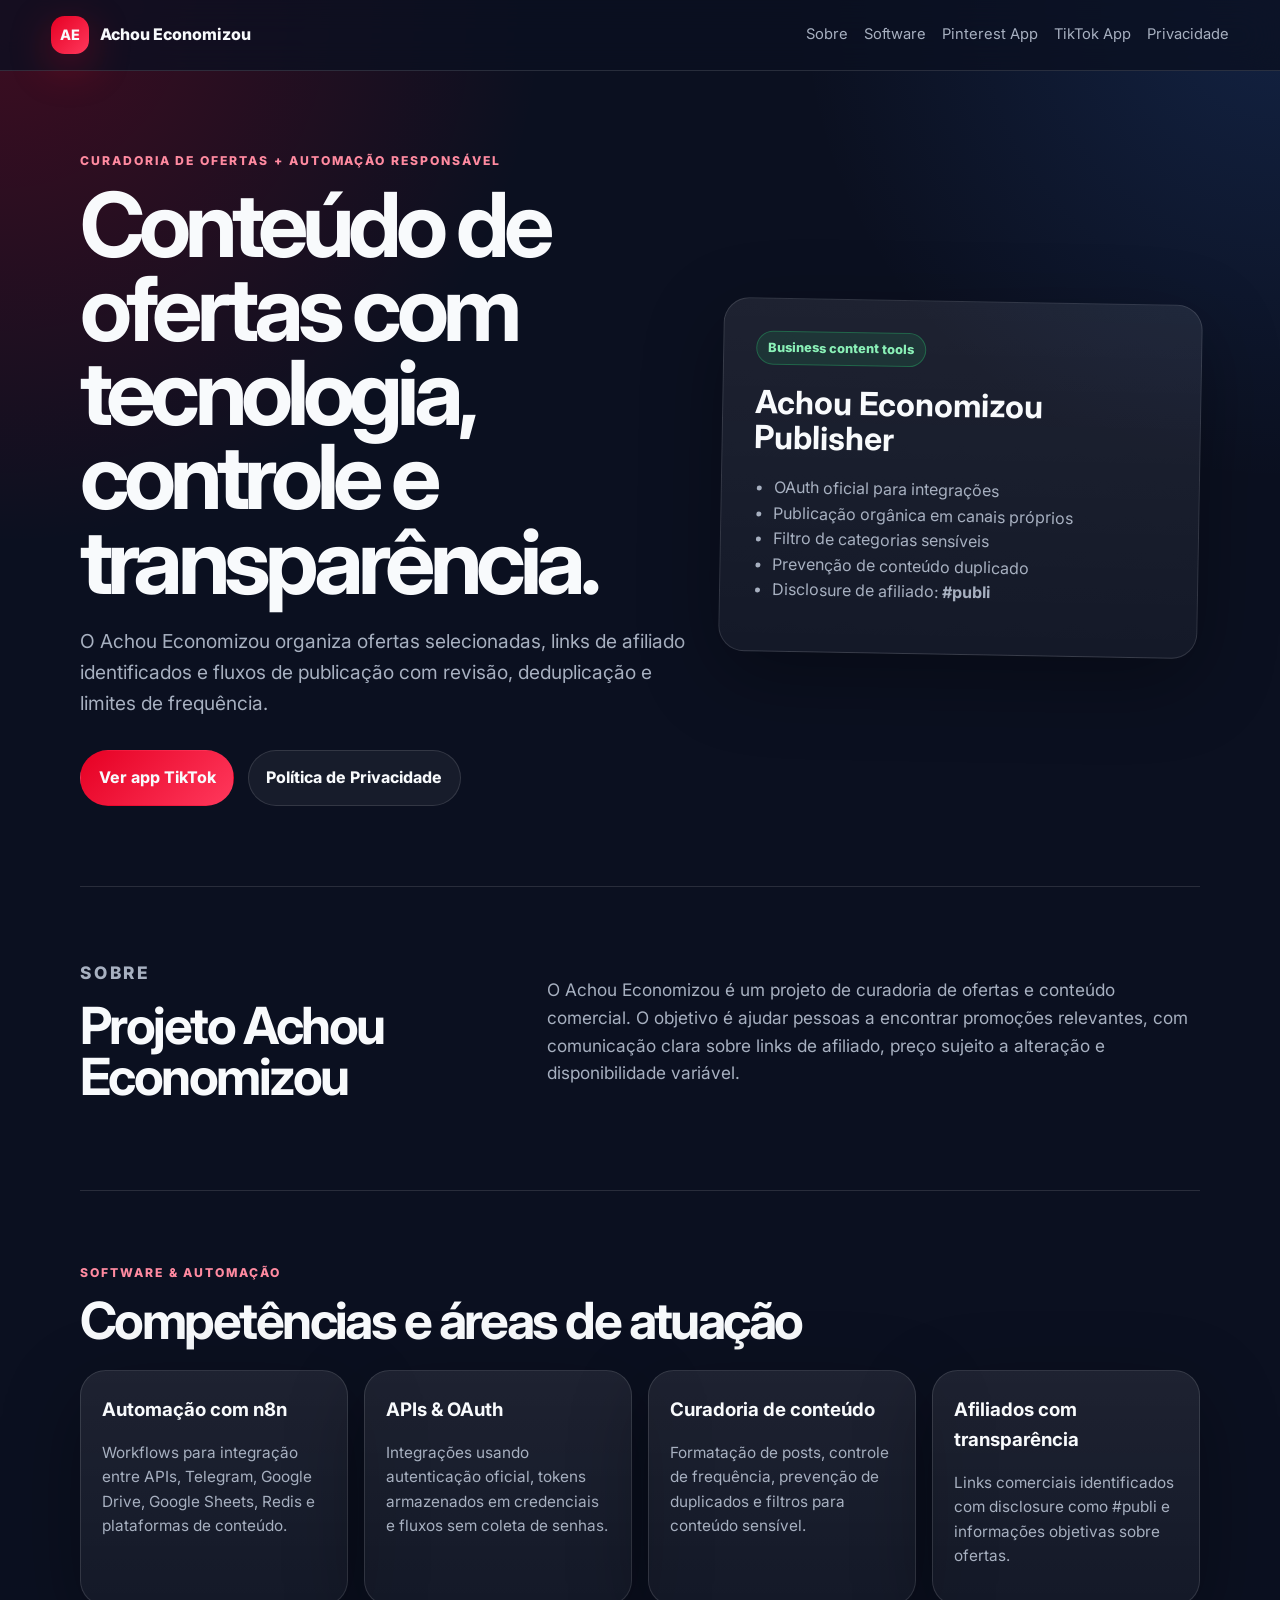
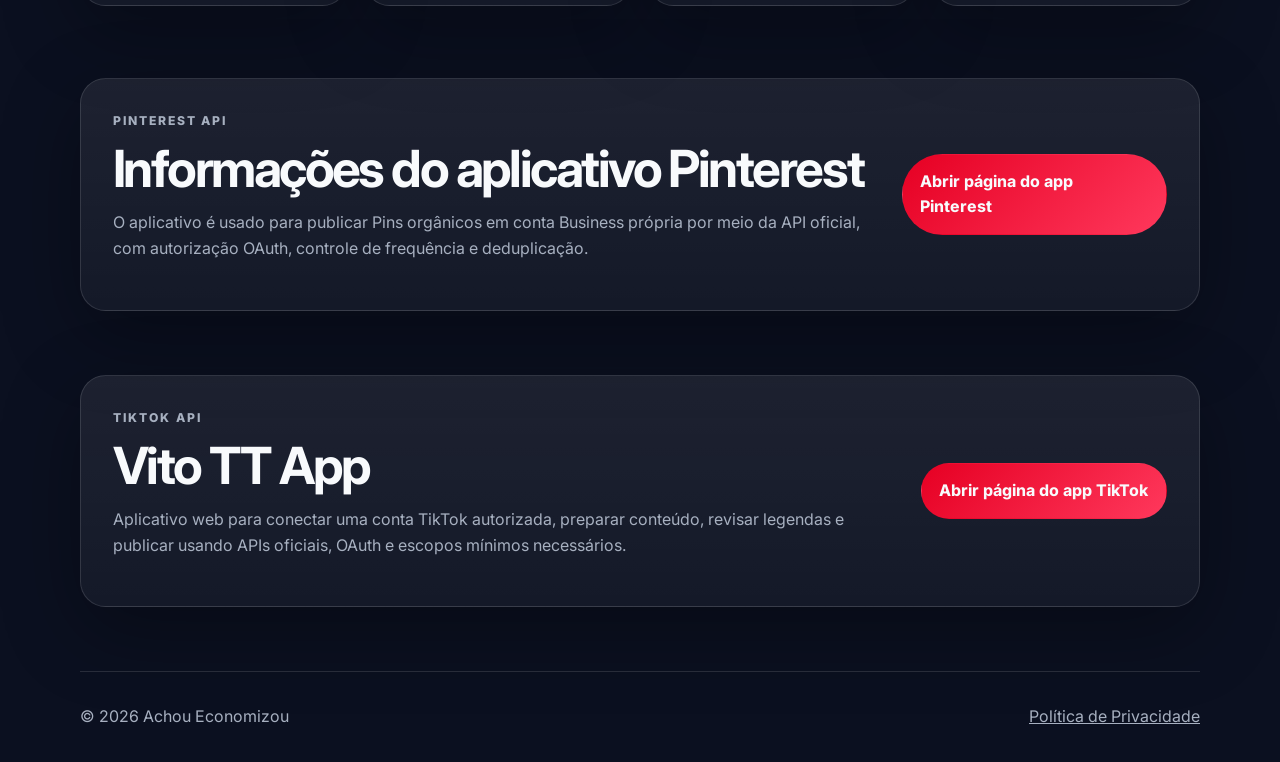
<file: index.html>
<!doctype html>
<html lang="pt-BR">
<head>
  <meta charset="utf-8" />
  <meta name="viewport" content="width=device-width, initial-scale=1" />
  <title>Achou Economizou | Automação, Afiliados e Software</title>
  <meta name="description" content="Site oficial do Achou Economizou, projeto de curadoria de ofertas, automações de conteúdo e desenvolvimento de software." />
  <meta property="og:title" content="Achou Economizou" />
  <meta property="og:description" content="Curadoria de ofertas, automações responsáveis e desenvolvimento de software." />
  <meta name="theme-color" content="#111827" />
  <link rel="preconnect" href="https://fonts.googleapis.com">
  <link rel="preconnect" href="https://fonts.gstatic.com" crossorigin>
  <link href="https://fonts.googleapis.com/css2?family=Inter:wght@400;500;600;700;800&display=swap" rel="stylesheet">
  <link rel="stylesheet" href="./styles.css" />
</head>
<body>
  <header class="nav">
    <a class="brand" href="./" aria-label="Achou Economizou home">
      <span class="brand-mark">AE</span>
      <span>Achou Economizou</span>
    </a>
    <nav>
      <a href="#sobre">Sobre</a>
      <a href="#software">Software</a>
      <a href="./pinterest-app/">Pinterest App</a><a href="./vito-tt-app/">TikTok App</a>
      <a href="./privacy-policy/">Privacidade</a>
    </nav>
  </header>

  <main>
    <section class="hero">
      <div class="hero-copy">
        <p class="eyebrow">Curadoria de ofertas + automação responsável</p>
        <h1>Conteúdo de ofertas com tecnologia, controle e transparência.</h1>
        <p class="lead">O Achou Economizou organiza ofertas selecionadas, links de afiliado identificados e fluxos de publicação com revisão, deduplicação e limites de frequência.</p>
        <div class="actions">
          <a class="button primary" href="./vito-tt-app/">Ver app TikTok</a>
          <a class="button" href="./privacy-policy/">Política de Privacidade</a>
        </div>
      </div>
      <div class="hero-card" aria-label="Resumo do projeto">
        <div class="status-pill">Business content tools</div>
        <h2>Achou Economizou Publisher</h2>
        <ul>
          <li>OAuth oficial para integrações</li>
          <li>Publicação orgânica em canais próprios</li>
          <li>Filtro de categorias sensíveis</li>
          <li>Prevenção de conteúdo duplicado</li>
          <li>Disclosure de afiliado: <strong>#publi</strong></li>
        </ul>
      </div>
    </section>

    <section id="sobre" class="section grid-two">
      <div>
        <p class="eyebrow">Sobre</p>
        <h2>Projeto Achou Economizou</h2>
      </div>
      <p>O Achou Economizou é um projeto de curadoria de ofertas e conteúdo comercial. O objetivo é ajudar pessoas a encontrar promoções relevantes, com comunicação clara sobre links de afiliado, preço sujeito a alteração e disponibilidade variável.</p>
    </section>

    <section id="software" class="section">
      <p class="eyebrow">Software & automação</p>
      <h2>Competências e áreas de atuação</h2>
      <div class="cards">
        <article class="card"><h3>Automação com n8n</h3><p>Workflows para integração entre APIs, Telegram, Google Drive, Google Sheets, Redis e plataformas de conteúdo.</p></article>
        <article class="card"><h3>APIs & OAuth</h3><p>Integrações usando autenticação oficial, tokens armazenados em credenciais e fluxos sem coleta de senhas.</p></article>
        <article class="card"><h3>Curadoria de conteúdo</h3><p>Formatação de posts, controle de frequência, prevenção de duplicados e filtros para conteúdo sensível.</p></article>
        <article class="card"><h3>Afiliados com transparência</h3><p>Links comerciais identificados com disclosure como #publi e informações objetivas sobre ofertas.</p></article>
      </div>
    </section>

    <section class="section callout">
      <div>
        <p class="eyebrow">Pinterest API</p>
        <h2>Informações do aplicativo Pinterest</h2>
        <p>O aplicativo é usado para publicar Pins orgânicos em conta Business própria por meio da API oficial, com autorização OAuth, controle de frequência e deduplicação.</p>
      </div>
      <a class="button primary" href="./pinterest-app/">Abrir página do app Pinterest</a>
    </section>

    <section class="section callout">
      <div>
        <p class="eyebrow">TikTok API</p>
        <h2>Vito TT App</h2>
        <p>Aplicativo web para conectar uma conta TikTok autorizada, preparar conteúdo, revisar legendas e publicar usando APIs oficiais, OAuth e escopos mínimos necessários.</p>
      </div>
      <a class="button primary" href="./vito-tt-app/">Abrir página do app TikTok</a>
    </section>
  </main>

  <footer>
    <span>© <span id="year"></span> Achou Economizou</span>
    <a href="./privacy-policy/">Política de Privacidade</a>
  </footer>
  <script>document.getElementById('year').textContent = new Date().getFullYear();</script>
</body>
</html>
</file>
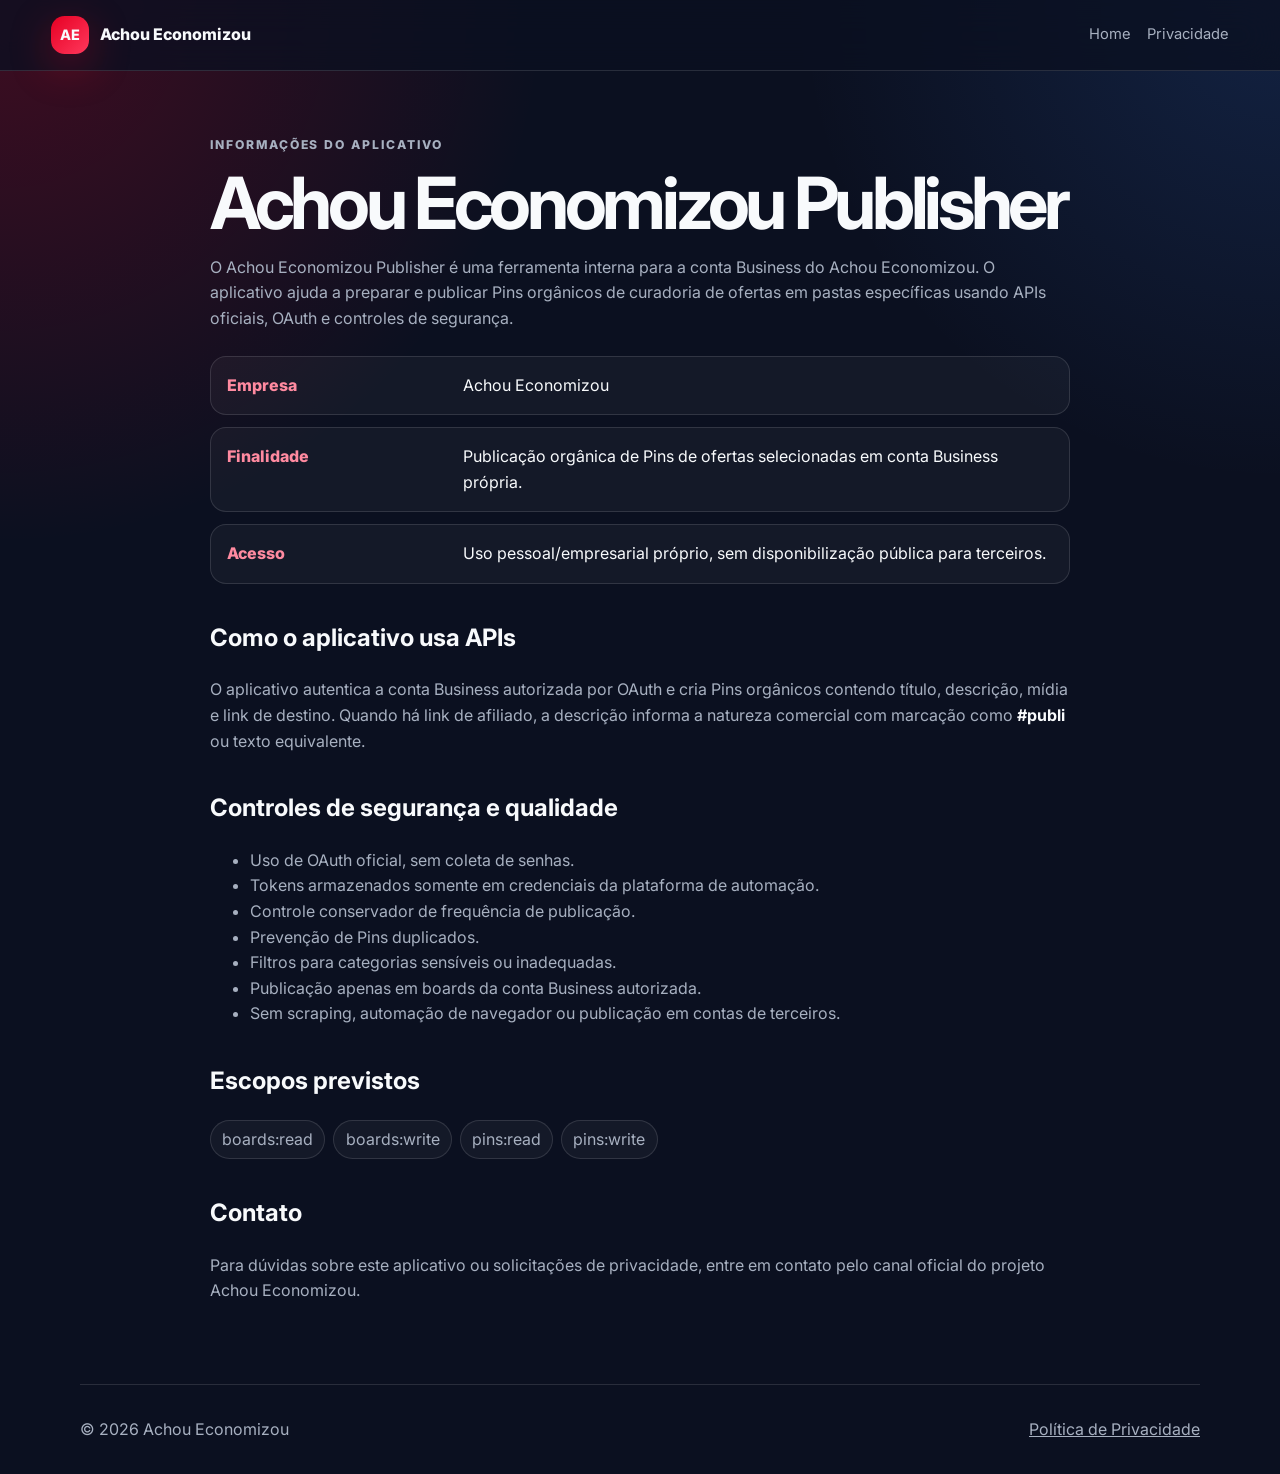
<file: pinterest-app/index.html>
<!doctype html>
<html lang="pt-BR">
<head>
  <meta charset="utf-8" />
  <meta name="viewport" content="width=device-width, initial-scale=1" />
  <title>Aplicativo Achou Economizou Publisher</title>
  <meta name="description" content="Informações do aplicativo Achou Economizou Publisher para integrações oficiais com APIs de conteúdo." />
  <link rel="preconnect" href="https://fonts.googleapis.com"><link rel="preconnect" href="https://fonts.gstatic.com" crossorigin>
  <link href="https://fonts.googleapis.com/css2?family=Inter:wght@400;500;600;700;800&display=swap" rel="stylesheet">
  <link rel="stylesheet" href="../styles.css" />
</head>
<body>
  <header class="nav"><a class="brand" href="../"><span class="brand-mark">AE</span><span>Achou Economizou</span></a><nav><a href="../">Home</a><a href="../privacy-policy/">Privacidade</a></nav></header>
  <main class="page prose">
    <p class="eyebrow">Informações do aplicativo</p>
    <h1>Achou Economizou Publisher</h1>
    <p>O Achou Economizou Publisher é uma ferramenta interna para a conta Business do Achou Economizou. O aplicativo ajuda a preparar e publicar Pins orgânicos de curadoria de ofertas em pastas específicas usando APIs oficiais, OAuth e controles de segurança.</p>

    <div class="info-list">
      <div class="info-row"><span>Empresa</span><div>Achou Economizou</div></div>
      
      <div class="info-row"><span>Finalidade</span><div>Publicação orgânica de Pins de ofertas selecionadas em conta Business própria.</div></div>
      <div class="info-row"><span>Acesso</span><div>Uso pessoal/empresarial próprio, sem disponibilização pública para terceiros.</div></div>
    </div>

    <h2>Como o aplicativo usa APIs</h2>
    <p>O aplicativo autentica a conta Business autorizada por OAuth e cria Pins orgânicos contendo título, descrição, mídia e link de destino. Quando há link de afiliado, a descrição informa a natureza comercial com marcação como <strong>#publi</strong> ou texto equivalente.</p>

    <h2>Controles de segurança e qualidade</h2>
    <ul>
      <li>Uso de OAuth oficial, sem coleta de senhas.</li>
      <li>Tokens armazenados somente em credenciais da plataforma de automação.</li>
      <li>Controle conservador de frequência de publicação.</li>
      <li>Prevenção de Pins duplicados.</li>
      <li>Filtros para categorias sensíveis ou inadequadas.</li>
      <li>Publicação apenas em boards da conta Business autorizada.</li>
      <li>Sem scraping, automação de navegador ou publicação em contas de terceiros.</li>
    </ul>

    <h2>Escopos previstos</h2>
    <div class="badge-list"><span class="badge">boards:read</span><span class="badge">boards:write</span><span class="badge">pins:read</span><span class="badge">pins:write</span></div>

    <h2>Contato</h2>
    <p>Para dúvidas sobre este aplicativo ou solicitações de privacidade, entre em contato pelo canal oficial do projeto Achou Economizou.</p>
  </main>
  <footer><span>© <span id="year"></span> Achou Economizou</span><a href="../privacy-policy/">Política de Privacidade</a></footer>
  <script>document.getElementById('year').textContent = new Date().getFullYear();</script>
</body>
</html>
</file>
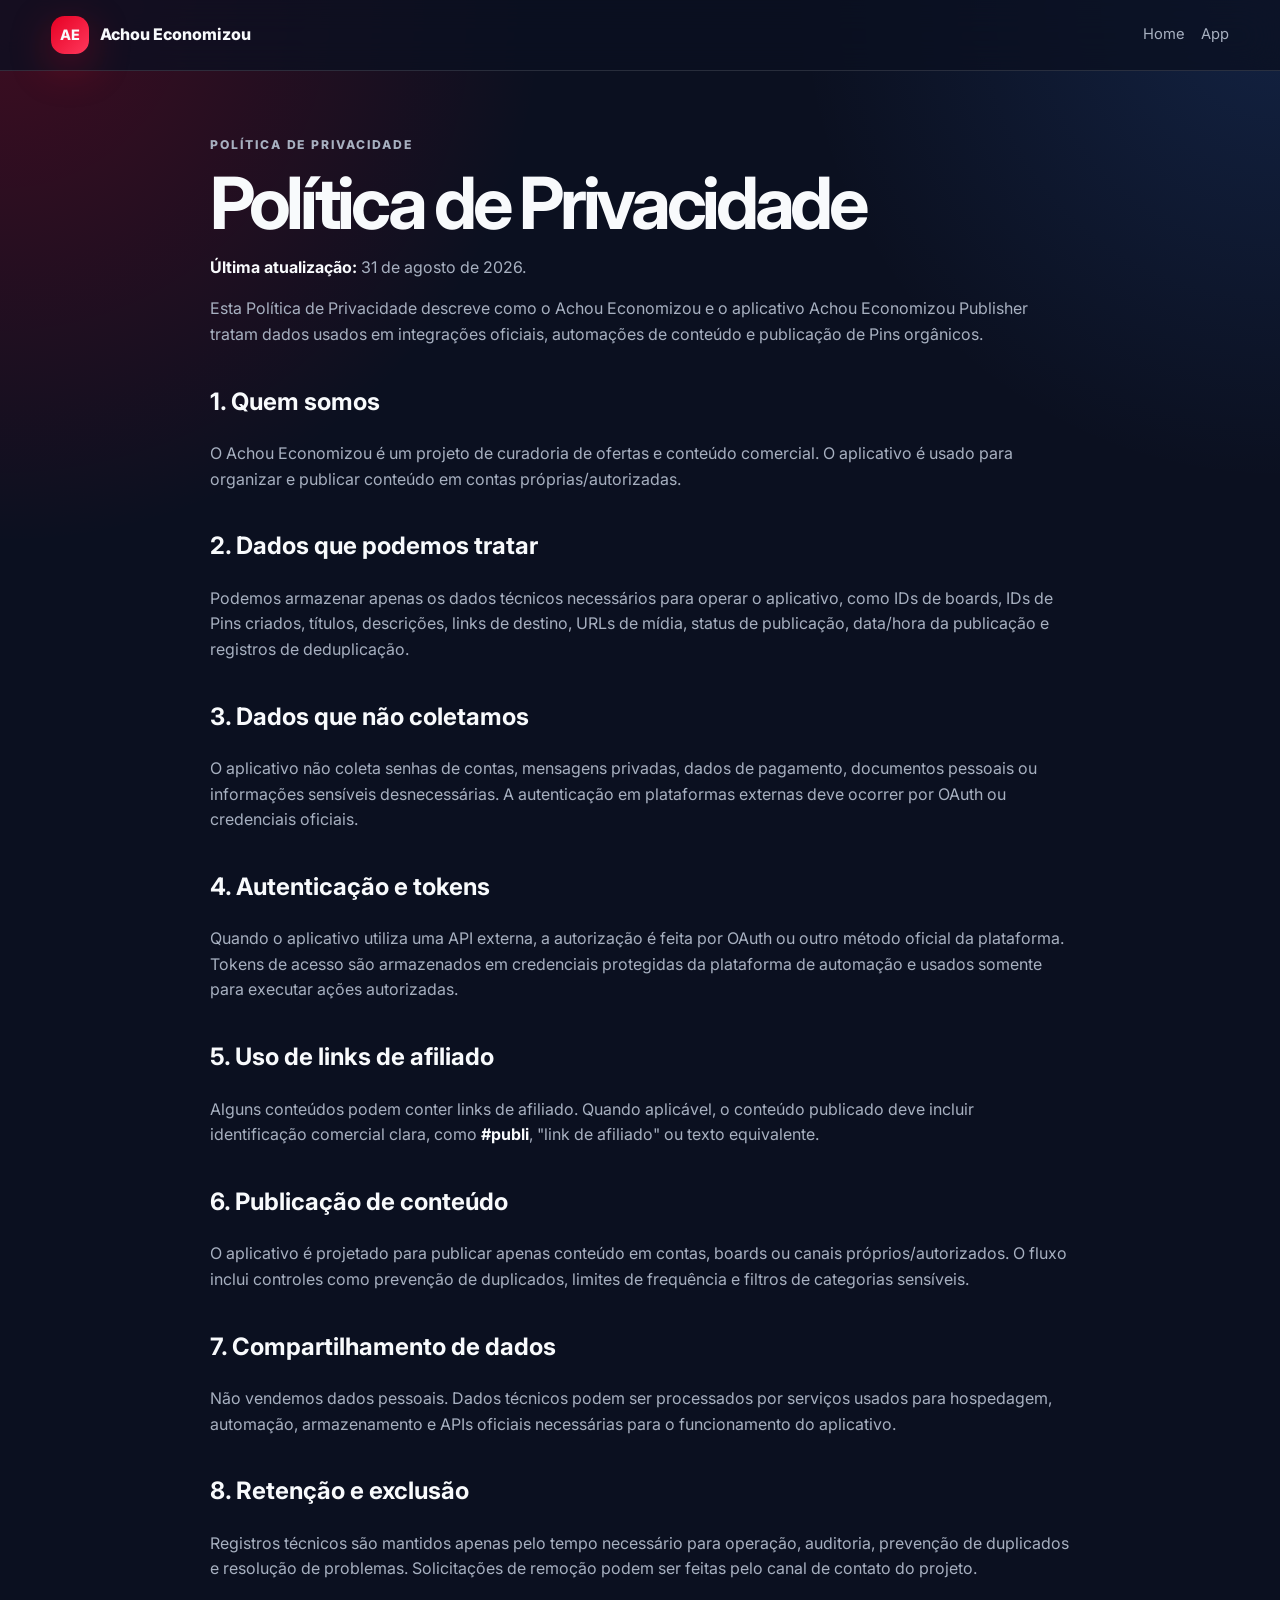
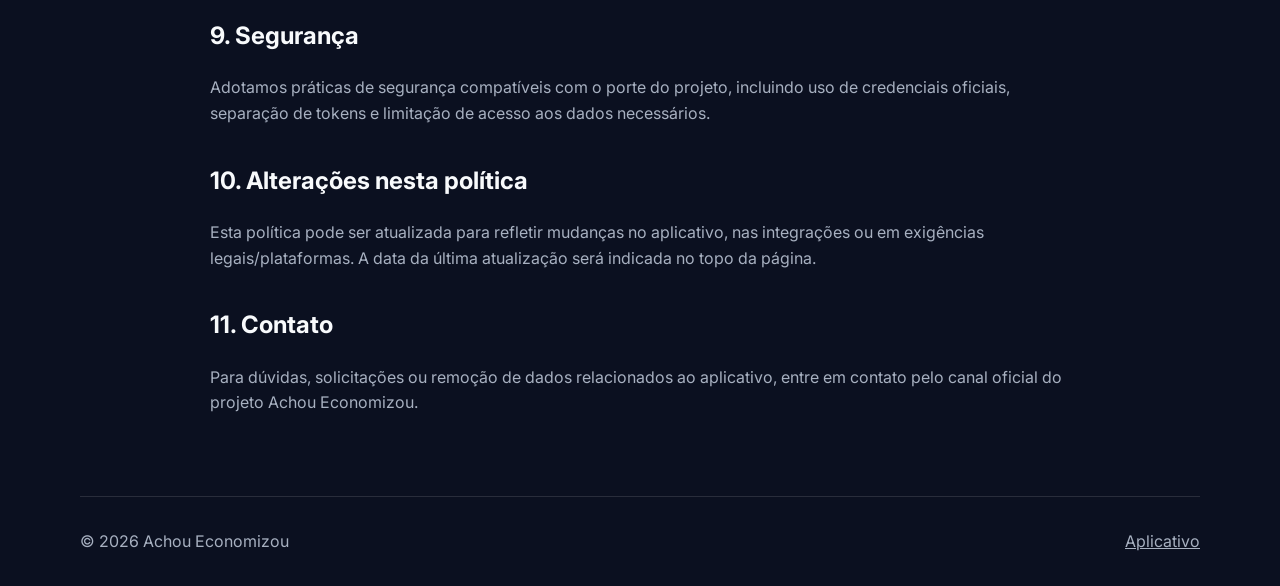
<file: privacy-policy/index.html>
<!doctype html>
<html lang="pt-BR">
<head>
  <meta charset="utf-8" />
  <meta name="viewport" content="width=device-width, initial-scale=1" />
  <title>Política de Privacidade | Achou Economizou</title>
  <meta name="description" content="Política de Privacidade do Achou Economizou e do aplicativo Achou Economizou Publisher." />
  <link rel="preconnect" href="https://fonts.googleapis.com"><link rel="preconnect" href="https://fonts.gstatic.com" crossorigin>
  <link href="https://fonts.googleapis.com/css2?family=Inter:wght@400;500;600;700;800&display=swap" rel="stylesheet">
  <link rel="stylesheet" href="../styles.css" />
</head>
<body>
  <header class="nav"><a class="brand" href="../"><span class="brand-mark">AE</span><span>Achou Economizou</span></a><nav><a href="../">Home</a><a href="../pinterest-app/">App</a></nav></header>
  <main class="page prose">
    <p class="eyebrow">Política de Privacidade</p>
    <h1>Política de Privacidade</h1>
    <p><strong>Última atualização:</strong> 31 de agosto de 2026.</p>
    <p>Esta Política de Privacidade descreve como o Achou Economizou e o aplicativo Achou Economizou Publisher tratam dados usados em integrações oficiais, automações de conteúdo e publicação de Pins orgânicos.</p>

    <h2>1. Quem somos</h2>
    <p>O Achou Economizou é um projeto de curadoria de ofertas e conteúdo comercial. O aplicativo é usado para organizar e publicar conteúdo em contas próprias/autorizadas.</p>

    <h2>2. Dados que podemos tratar</h2>
    <p>Podemos armazenar apenas os dados técnicos necessários para operar o aplicativo, como IDs de boards, IDs de Pins criados, títulos, descrições, links de destino, URLs de mídia, status de publicação, data/hora da publicação e registros de deduplicação.</p>

    <h2>3. Dados que não coletamos</h2>
    <p>O aplicativo não coleta senhas de contas, mensagens privadas, dados de pagamento, documentos pessoais ou informações sensíveis desnecessárias. A autenticação em plataformas externas deve ocorrer por OAuth ou credenciais oficiais.</p>

    <h2>4. Autenticação e tokens</h2>
    <p>Quando o aplicativo utiliza uma API externa, a autorização é feita por OAuth ou outro método oficial da plataforma. Tokens de acesso são armazenados em credenciais protegidas da plataforma de automação e usados somente para executar ações autorizadas.</p>

    <h2>5. Uso de links de afiliado</h2>
    <p>Alguns conteúdos podem conter links de afiliado. Quando aplicável, o conteúdo publicado deve incluir identificação comercial clara, como <strong>#publi</strong>, "link de afiliado" ou texto equivalente.</p>

    <h2>6. Publicação de conteúdo</h2>
    <p>O aplicativo é projetado para publicar apenas conteúdo em contas, boards ou canais próprios/autorizados. O fluxo inclui controles como prevenção de duplicados, limites de frequência e filtros de categorias sensíveis.</p>

    <h2>7. Compartilhamento de dados</h2>
    <p>Não vendemos dados pessoais. Dados técnicos podem ser processados por serviços usados para hospedagem, automação, armazenamento e APIs oficiais necessárias para o funcionamento do aplicativo.</p>

    <h2>8. Retenção e exclusão</h2>
    <p>Registros técnicos são mantidos apenas pelo tempo necessário para operação, auditoria, prevenção de duplicados e resolução de problemas. Solicitações de remoção podem ser feitas pelo canal de contato do projeto.</p>

    <h2>9. Segurança</h2>
    <p>Adotamos práticas de segurança compatíveis com o porte do projeto, incluindo uso de credenciais oficiais, separação de tokens e limitação de acesso aos dados necessários.</p>

    <h2>10. Alterações nesta política</h2>
    <p>Esta política pode ser atualizada para refletir mudanças no aplicativo, nas integrações ou em exigências legais/plataformas. A data da última atualização será indicada no topo da página.</p>

    <h2>11. Contato</h2>
    <p>Para dúvidas, solicitações ou remoção de dados relacionados ao aplicativo, entre em contato pelo canal oficial do projeto Achou Economizou.</p>
  </main>
  <footer><span>© <span id="year"></span> Achou Economizou</span><a href="../pinterest-app/">Aplicativo</a></footer>
  <script>document.getElementById('year').textContent = new Date().getFullYear();</script>
</body>
</html>
</file>
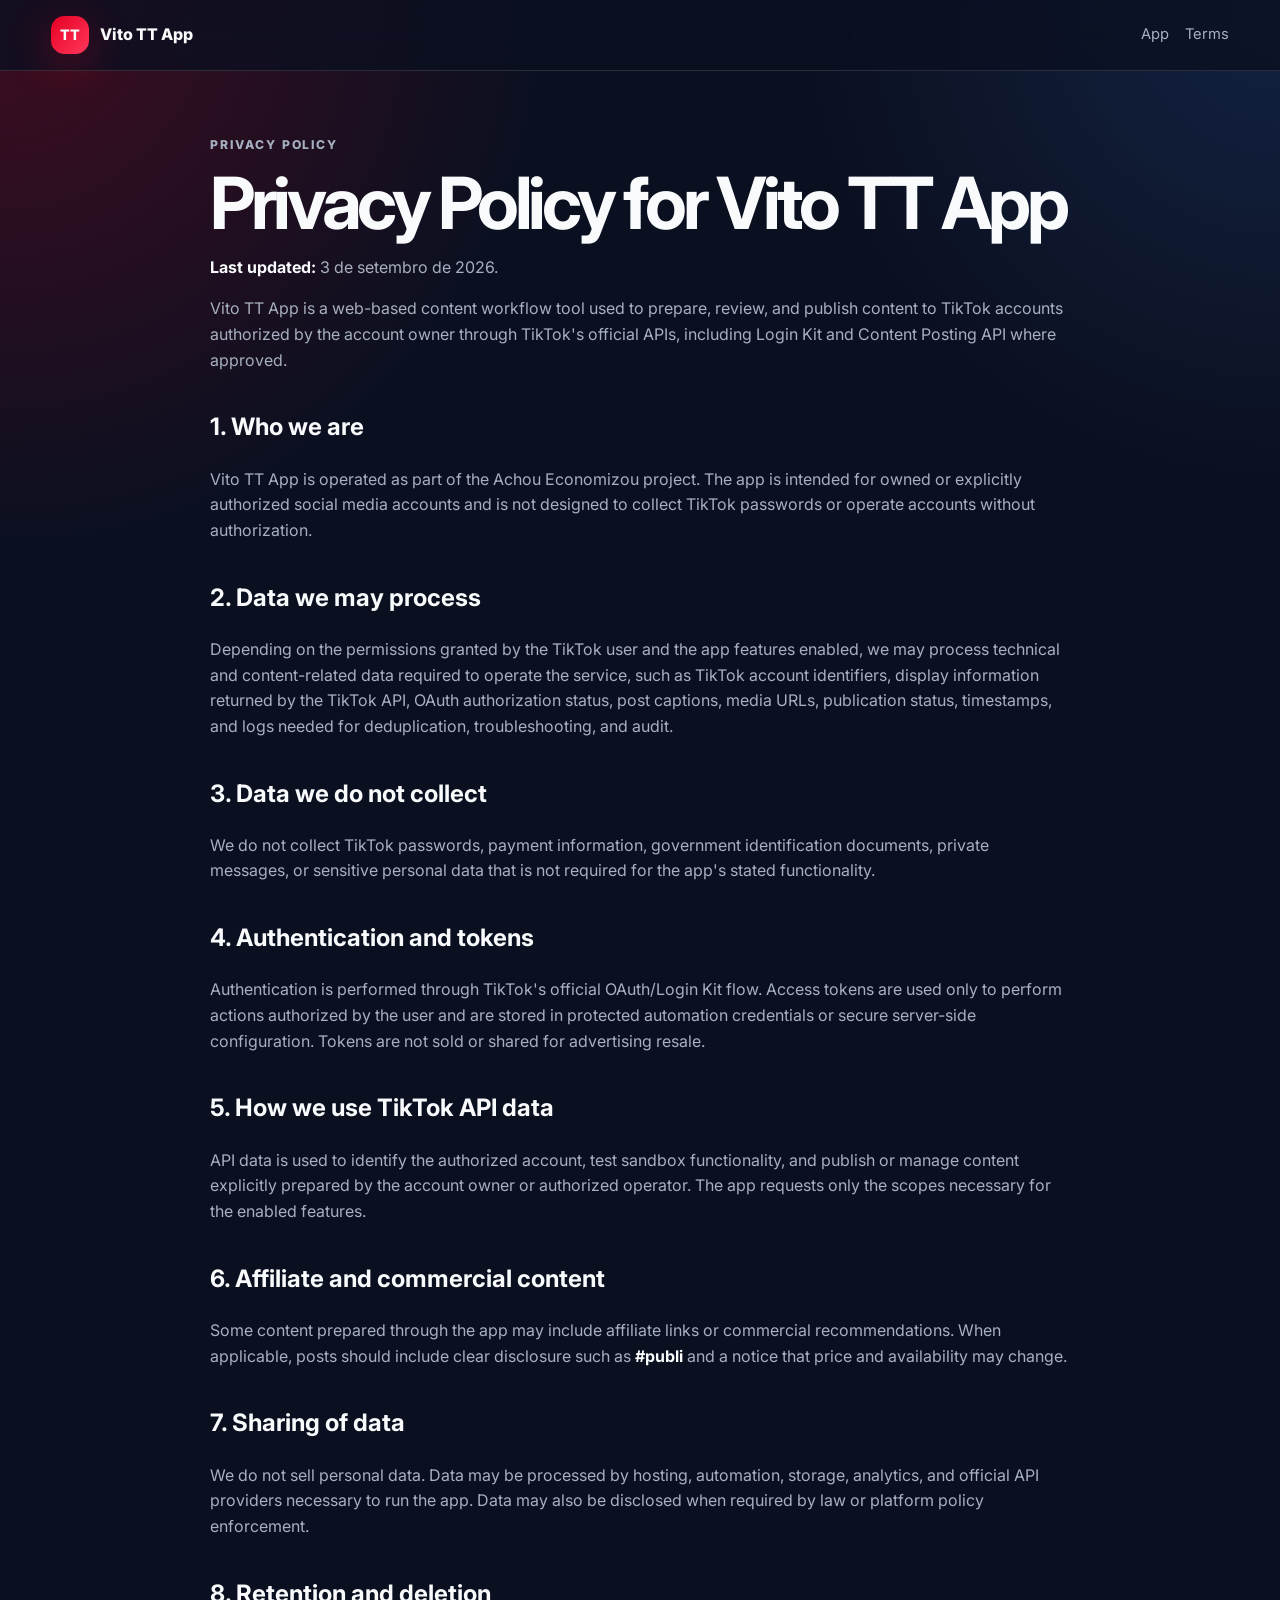
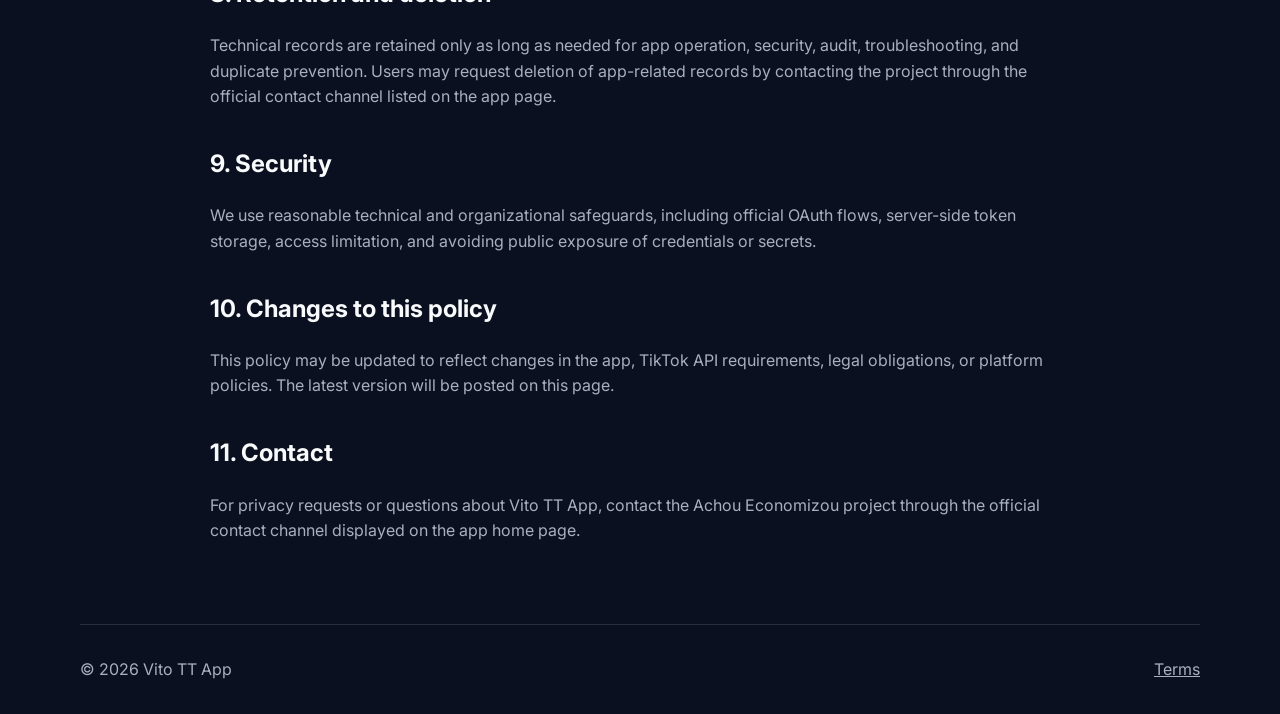
<file: privacy/index.html>
<!doctype html>
<html lang="pt-BR">
<head>
  <meta charset="utf-8" />
  <meta name="viewport" content="width=device-width, initial-scale=1" />
  <title>Privacy Policy | Vito TT App</title>
  <meta name="description" content="Privacy Policy for Vito TT App, a web app for preparing and publishing owned TikTok content using official TikTok APIs." />
  <link rel="preconnect" href="https://fonts.googleapis.com"><link rel="preconnect" href="https://fonts.gstatic.com" crossorigin>
  <link href="https://fonts.googleapis.com/css2?family=Inter:wght@400;500;600;700;800&display=swap" rel="stylesheet">
  <link rel="stylesheet" href="../styles.css" />
</head>
<body>
  <header class="nav"><a class="brand" href="../"><span class="brand-mark">TT</span><span>Vito TT App</span></a><nav><a href="../vito-tt-app/">App</a><a href="../terms/">Terms</a></nav></header>
  <main class="page prose">
    <p class="eyebrow">Privacy Policy</p>
    <h1>Privacy Policy for Vito TT App</h1>
    <p><strong>Last updated:</strong> 3 de setembro de 2026.</p>
    <p>Vito TT App is a web-based content workflow tool used to prepare, review, and publish content to TikTok accounts authorized by the account owner through TikTok's official APIs, including Login Kit and Content Posting API where approved.</p>

    <h2>1. Who we are</h2>
    <p>Vito TT App is operated as part of the Achou Economizou project. The app is intended for owned or explicitly authorized social media accounts and is not designed to collect TikTok passwords or operate accounts without authorization.</p>

    <h2>2. Data we may process</h2>
    <p>Depending on the permissions granted by the TikTok user and the app features enabled, we may process technical and content-related data required to operate the service, such as TikTok account identifiers, display information returned by the TikTok API, OAuth authorization status, post captions, media URLs, publication status, timestamps, and logs needed for deduplication, troubleshooting, and audit.</p>

    <h2>3. Data we do not collect</h2>
    <p>We do not collect TikTok passwords, payment information, government identification documents, private messages, or sensitive personal data that is not required for the app's stated functionality.</p>

    <h2>4. Authentication and tokens</h2>
    <p>Authentication is performed through TikTok's official OAuth/Login Kit flow. Access tokens are used only to perform actions authorized by the user and are stored in protected automation credentials or secure server-side configuration. Tokens are not sold or shared for advertising resale.</p>

    <h2>5. How we use TikTok API data</h2>
    <p>API data is used to identify the authorized account, test sandbox functionality, and publish or manage content explicitly prepared by the account owner or authorized operator. The app requests only the scopes necessary for the enabled features.</p>

    <h2>6. Affiliate and commercial content</h2>
    <p>Some content prepared through the app may include affiliate links or commercial recommendations. When applicable, posts should include clear disclosure such as <strong>#publi</strong> and a notice that price and availability may change.</p>

    <h2>7. Sharing of data</h2>
    <p>We do not sell personal data. Data may be processed by hosting, automation, storage, analytics, and official API providers necessary to run the app. Data may also be disclosed when required by law or platform policy enforcement.</p>

    <h2>8. Retention and deletion</h2>
    <p>Technical records are retained only as long as needed for app operation, security, audit, troubleshooting, and duplicate prevention. Users may request deletion of app-related records by contacting the project through the official contact channel listed on the app page.</p>

    <h2>9. Security</h2>
    <p>We use reasonable technical and organizational safeguards, including official OAuth flows, server-side token storage, access limitation, and avoiding public exposure of credentials or secrets.</p>

    <h2>10. Changes to this policy</h2>
    <p>This policy may be updated to reflect changes in the app, TikTok API requirements, legal obligations, or platform policies. The latest version will be posted on this page.</p>

    <h2>11. Contact</h2>
    <p>For privacy requests or questions about Vito TT App, contact the Achou Economizou project through the official contact channel displayed on the app home page.</p>
  </main>
  <footer><span>© <span id="year"></span> Vito TT App</span><a href="../terms/">Terms</a></footer>
  <script>document.getElementById('year').textContent = new Date().getFullYear();</script>
</body>
</html>
</file>
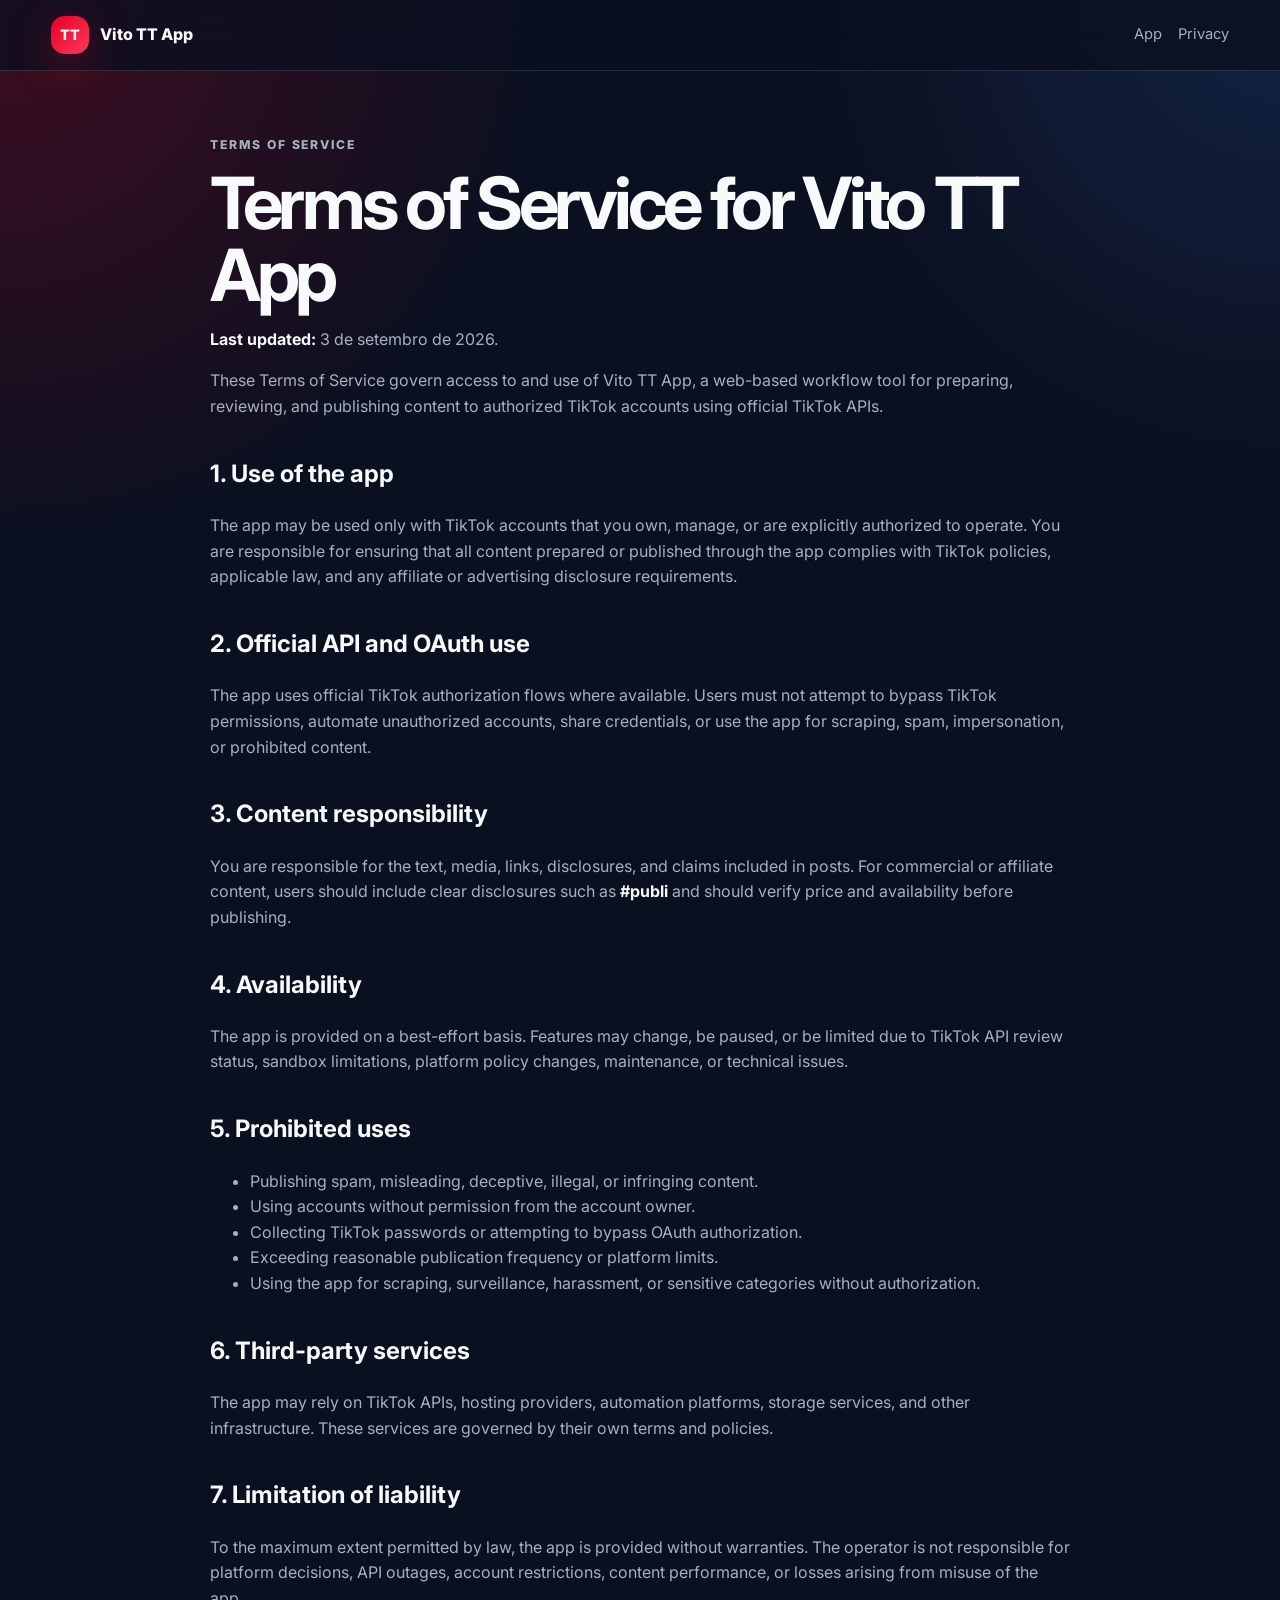
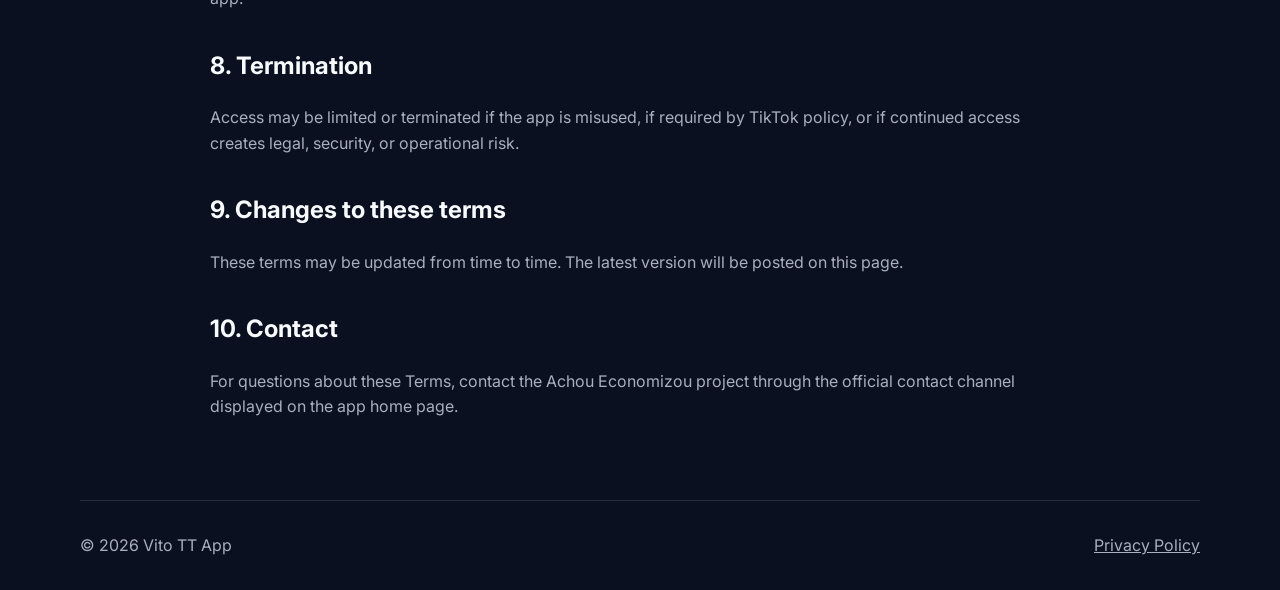
<file: terms/index.html>
<!doctype html>
<html lang="pt-BR">
<head>
  <meta charset="utf-8" />
  <meta name="viewport" content="width=device-width, initial-scale=1" />
  <title>Terms of Service | Vito TT App</title>
  <meta name="description" content="Terms of Service for Vito TT App, a web app for authorized TikTok content workflows." />
  <link rel="preconnect" href="https://fonts.googleapis.com"><link rel="preconnect" href="https://fonts.gstatic.com" crossorigin>
  <link href="https://fonts.googleapis.com/css2?family=Inter:wght@400;500;600;700;800&display=swap" rel="stylesheet">
  <link rel="stylesheet" href="../styles.css" />
</head>
<body>
  <header class="nav"><a class="brand" href="../"><span class="brand-mark">TT</span><span>Vito TT App</span></a><nav><a href="../vito-tt-app/">App</a><a href="../privacy/">Privacy</a></nav></header>
  <main class="page prose">
    <p class="eyebrow">Terms of Service</p>
    <h1>Terms of Service for Vito TT App</h1>
    <p><strong>Last updated:</strong> 3 de setembro de 2026.</p>
    <p>These Terms of Service govern access to and use of Vito TT App, a web-based workflow tool for preparing, reviewing, and publishing content to authorized TikTok accounts using official TikTok APIs.</p>

    <h2>1. Use of the app</h2>
    <p>The app may be used only with TikTok accounts that you own, manage, or are explicitly authorized to operate. You are responsible for ensuring that all content prepared or published through the app complies with TikTok policies, applicable law, and any affiliate or advertising disclosure requirements.</p>

    <h2>2. Official API and OAuth use</h2>
    <p>The app uses official TikTok authorization flows where available. Users must not attempt to bypass TikTok permissions, automate unauthorized accounts, share credentials, or use the app for scraping, spam, impersonation, or prohibited content.</p>

    <h2>3. Content responsibility</h2>
    <p>You are responsible for the text, media, links, disclosures, and claims included in posts. For commercial or affiliate content, users should include clear disclosures such as <strong>#publi</strong> and should verify price and availability before publishing.</p>

    <h2>4. Availability</h2>
    <p>The app is provided on a best-effort basis. Features may change, be paused, or be limited due to TikTok API review status, sandbox limitations, platform policy changes, maintenance, or technical issues.</p>

    <h2>5. Prohibited uses</h2>
    <ul>
      <li>Publishing spam, misleading, deceptive, illegal, or infringing content.</li>
      <li>Using accounts without permission from the account owner.</li>
      <li>Collecting TikTok passwords or attempting to bypass OAuth authorization.</li>
      <li>Exceeding reasonable publication frequency or platform limits.</li>
      <li>Using the app for scraping, surveillance, harassment, or sensitive categories without authorization.</li>
    </ul>

    <h2>6. Third-party services</h2>
    <p>The app may rely on TikTok APIs, hosting providers, automation platforms, storage services, and other infrastructure. These services are governed by their own terms and policies.</p>

    <h2>7. Limitation of liability</h2>
    <p>To the maximum extent permitted by law, the app is provided without warranties. The operator is not responsible for platform decisions, API outages, account restrictions, content performance, or losses arising from misuse of the app.</p>

    <h2>8. Termination</h2>
    <p>Access may be limited or terminated if the app is misused, if required by TikTok policy, or if continued access creates legal, security, or operational risk.</p>

    <h2>9. Changes to these terms</h2>
    <p>These terms may be updated from time to time. The latest version will be posted on this page.</p>

    <h2>10. Contact</h2>
    <p>For questions about these Terms, contact the Achou Economizou project through the official contact channel displayed on the app home page.</p>
  </main>
  <footer><span>© <span id="year"></span> Vito TT App</span><a href="../privacy/">Privacy Policy</a></footer>
  <script>document.getElementById('year').textContent = new Date().getFullYear();</script>
</body>
</html>
</file>
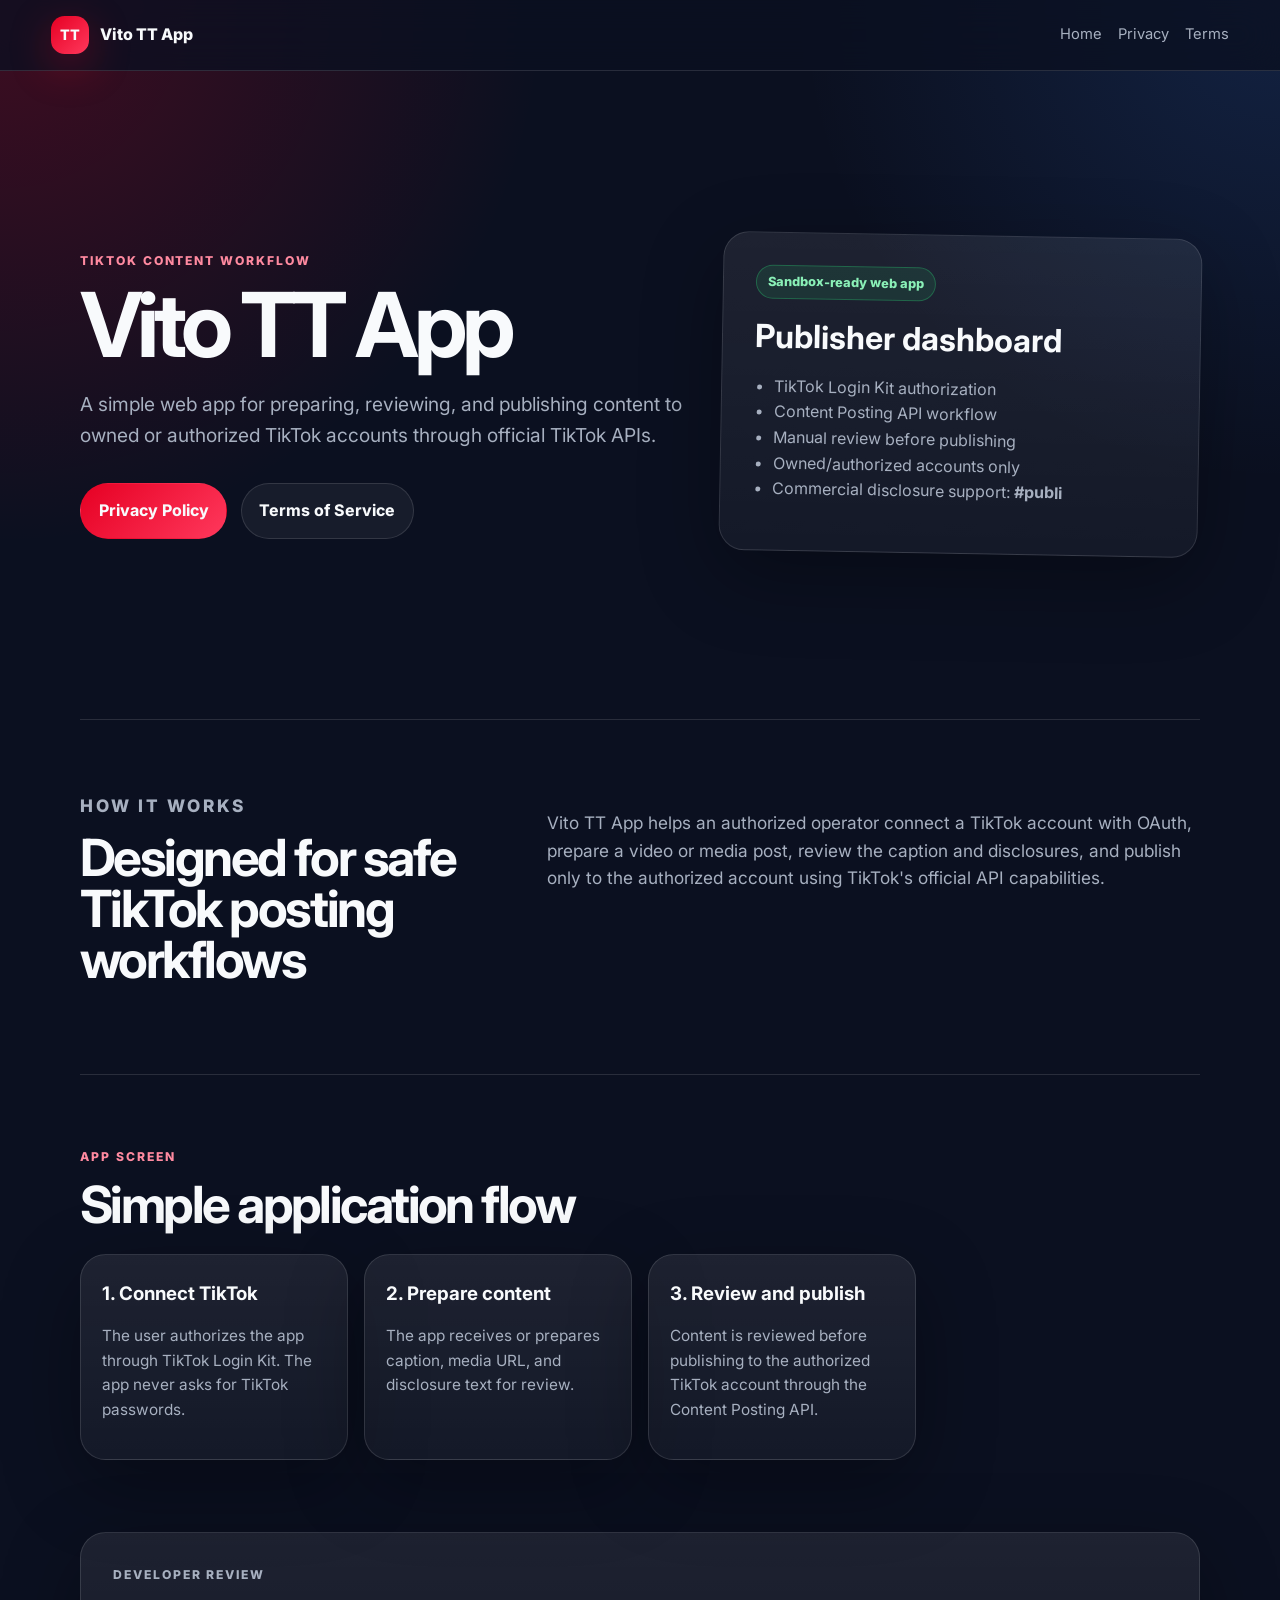
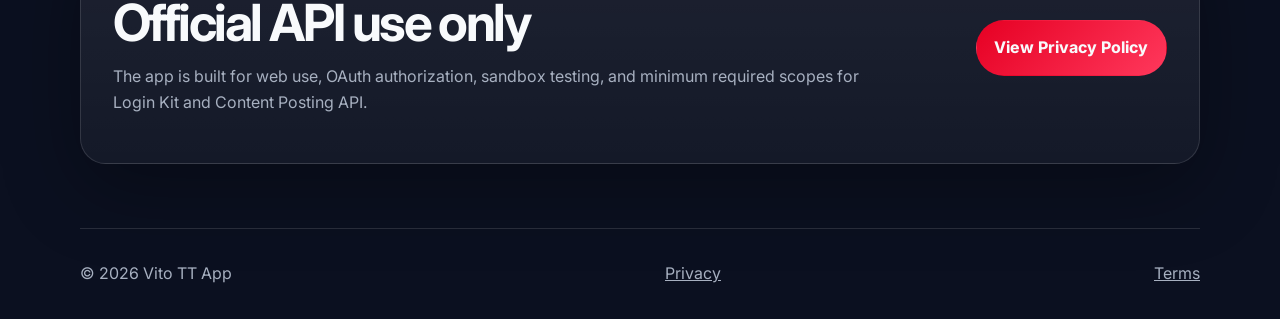
<file: vito-tt-app/index.html>
<!doctype html>
<html lang="pt-BR">
<head>
  <meta charset="utf-8" />
  <meta name="viewport" content="width=device-width, initial-scale=1" />
  <title>Vito TT App | TikTok Content Workflow</title>
  <meta name="description" content="Vito TT App prepares, reviews, and publishes owned TikTok content using official TikTok APIs and OAuth authorization." />
  <meta property="og:title" content="Vito TT App" />
  <meta property="og:description" content="Authorized TikTok content workflow for owned accounts, with review, disclosure, and posting controls." />
  <meta property="og:image" content="../assets/vito-tt-app-icon-1024.png" />
  <link rel="preconnect" href="https://fonts.googleapis.com"><link rel="preconnect" href="https://fonts.gstatic.com" crossorigin>
  <link href="https://fonts.googleapis.com/css2?family=Inter:wght@400;500;600;700;800&display=swap" rel="stylesheet">
  <link rel="stylesheet" href="../styles.css" />
</head>
<body>
  <header class="nav"><a class="brand" href="../"><span class="brand-mark">TT</span><span>Vito TT App</span></a><nav><a href="../">Home</a><a href="../privacy/">Privacy</a><a href="../terms/">Terms</a></nav></header>
  <main>
    <section class="hero">
      <div class="hero-copy">
        <p class="eyebrow">TikTok content workflow</p>
        <h1>Vito TT App</h1>
        <p class="lead">A simple web app for preparing, reviewing, and publishing content to owned or authorized TikTok accounts through official TikTok APIs.</p>
        <div class="actions">
          <a class="button primary" href="../privacy/">Privacy Policy</a>
          <a class="button" href="../terms/">Terms of Service</a>
        </div>
      </div>
      <div class="hero-card" aria-label="App preview">
        <div class="status-pill">Sandbox-ready web app</div>
        <h2>Publisher dashboard</h2>
        <ul>
          <li>TikTok Login Kit authorization</li>
          <li>Content Posting API workflow</li>
          <li>Manual review before publishing</li>
          <li>Owned/authorized accounts only</li>
          <li>Commercial disclosure support: <strong>#publi</strong></li>
        </ul>
      </div>
    </section>
    <section class="section grid-two">
      <div>
        <p class="eyebrow">How it works</p>
        <h2>Designed for safe TikTok posting workflows</h2>
      </div>
      <p>Vito TT App helps an authorized operator connect a TikTok account with OAuth, prepare a video or media post, review the caption and disclosures, and publish only to the authorized account using TikTok's official API capabilities.</p>
    </section>
    <section class="section">
      <p class="eyebrow">App screen</p>
      <h2>Simple application flow</h2>
      <div class="cards">
        <article class="card"><h3>1. Connect TikTok</h3><p>The user authorizes the app through TikTok Login Kit. The app never asks for TikTok passwords.</p></article>
        <article class="card"><h3>2. Prepare content</h3><p>The app receives or prepares caption, media URL, and disclosure text for review.</p></article>
        <article class="card"><h3>3. Review and publish</h3><p>Content is reviewed before publishing to the authorized TikTok account through the Content Posting API.</p></article>
      </div>
    </section>
    <section class="section callout">
      <div>
        <p class="eyebrow">Developer review</p>
        <h2>Official API use only</h2>
        <p>The app is built for web use, OAuth authorization, sandbox testing, and minimum required scopes for Login Kit and Content Posting API.</p>
      </div>
      <a class="button primary" href="../privacy/">View Privacy Policy</a>
    </section>
  </main>
  <footer><span>© <span id="year"></span> Vito TT App</span><a href="../privacy/">Privacy</a><a href="../terms/">Terms</a></footer>
  <script>document.getElementById('year').textContent = new Date().getFullYear();</script>
</body>
</html>
</file>
<file: styles.css>
:root{--bg:#0b1020;--panel:#111827;--panel2:#172033;--text:#f8fafc;--muted:#a7b0c0;--line:rgba(255,255,255,.12);--accent:#e60023;--accent2:#ff385c;--green:#28c76f;--shadow:0 24px 80px rgba(0,0,0,.32)}*{box-sizing:border-box}html{scroll-behavior:smooth}body{margin:0;font-family:Inter,system-ui,-apple-system,Segoe UI,sans-serif;background:radial-gradient(circle at top left,rgba(230,0,35,.24),transparent 34rem),radial-gradient(circle at top right,rgba(59,130,246,.16),transparent 30rem),var(--bg);color:var(--text);line-height:1.6}a{color:inherit}.nav{position:sticky;top:0;z-index:5;display:flex;align-items:center;justify-content:space-between;gap:1rem;padding:1rem clamp(1rem,4vw,4rem);background:rgba(11,16,32,.78);backdrop-filter:blur(18px);border-bottom:1px solid var(--line)}.brand{display:flex;align-items:center;gap:.7rem;font-weight:800;text-decoration:none}.brand-mark{display:grid;place-items:center;width:2.35rem;height:2.35rem;border-radius:.85rem;background:linear-gradient(135deg,var(--accent),var(--accent2));box-shadow:0 12px 40px rgba(230,0,35,.35);font-size:.9rem}.nav nav{display:flex;gap:1rem;flex-wrap:wrap}.nav nav a{font-size:.92rem;color:var(--muted);text-decoration:none}.nav nav a:hover{color:var(--text)}main{width:min(1120px,calc(100% - 2rem));margin:auto}.hero{display:grid;grid-template-columns:1.12fr .88fr;gap:2rem;align-items:center;min-height:72vh;padding:5rem 0}.eyebrow{margin:0 0 .8rem;color:#ff8aa0;text-transform:uppercase;letter-spacing:.16em;font-weight:800;font-size:.76rem}.hero h1{font-size:clamp(2.6rem,7vw,5.8rem);line-height:.94;letter-spacing:-.065em;margin:0 0 1.4rem}.lead{font-size:1.2rem;color:var(--muted);max-width:42rem}.actions{display:flex;gap:.85rem;flex-wrap:wrap;margin-top:2rem}.button{display:inline-flex;align-items:center;justify-content:center;border:1px solid var(--line);border-radius:999px;padding:.88rem 1.1rem;text-decoration:none;font-weight:750;background:rgba(255,255,255,.05)}.button.primary{background:linear-gradient(135deg,var(--accent),var(--accent2));border-color:transparent}.hero-card,.card,.callout{background:linear-gradient(180deg,rgba(255,255,255,.08),rgba(255,255,255,.04));border:1px solid var(--line);border-radius:1.6rem;box-shadow:var(--shadow)}.hero-card{padding:2rem;transform:rotate(1deg)}.status-pill{display:inline-flex;border:1px solid rgba(40,199,111,.35);background:rgba(40,199,111,.12);color:#8af0b7;border-radius:999px;padding:.35rem .7rem;font-size:.8rem;font-weight:800}.hero-card h2{font-size:2rem;line-height:1.1;margin:1.25rem 0}.hero-card ul{padding-left:1.25rem;color:var(--muted)}.section{padding:4.5rem 0;border-top:1px solid var(--line)}.section h2{font-size:clamp(2rem,4vw,3.4rem);letter-spacing:-.05em;line-height:1;margin:.2rem 0 1rem}.grid-two{display:grid;grid-template-columns:.8fr 1.2fr;gap:2rem}.grid-two p{font-size:1.08rem;color:var(--muted)}.cards{display:grid;grid-template-columns:repeat(4,1fr);gap:1rem;margin-top:1.5rem}.card{padding:1.3rem}.card h3{margin:.2rem 0 .5rem}.card p{color:var(--muted);font-size:.96rem}.callout{display:flex;align-items:center;justify-content:space-between;gap:1.5rem;padding:2rem;margin-bottom:4rem}.callout p{color:var(--muted);max-width:48rem}footer{display:flex;justify-content:space-between;gap:1rem;flex-wrap:wrap;width:min(1120px,calc(100% - 2rem));margin:auto;padding:2rem 0;color:var(--muted);border-top:1px solid var(--line)}.page{padding:4rem 0}.prose{max-width:860px}.prose h1{font-size:clamp(2.4rem,6vw,4.5rem);letter-spacing:-.06em;line-height:1;margin:.3rem 0 1rem}.prose h2{margin-top:2.2rem;font-size:1.5rem}.prose p,.prose li{color:var(--muted)}.prose strong{color:var(--text)}.info-list{display:grid;gap:.75rem;margin:1.5rem 0}.info-row{display:grid;grid-template-columns:220px 1fr;gap:1rem;border:1px solid var(--line);border-radius:1rem;padding:1rem;background:rgba(255,255,255,.04)}.info-row span:first-child{color:#ff8aa0;font-weight:800}.badge-list{display:flex;gap:.5rem;flex-wrap:wrap;margin:1rem 0}.badge{border:1px solid var(--line);border-radius:999px;padding:.35rem .7rem;color:var(--muted);background:rgba(255,255,255,.04)}@media(max-width:850px){.hero,.grid-two{grid-template-columns:1fr}.cards{grid-template-columns:1fr 1fr}.callout{align-items:flex-start;flex-direction:column}.info-row{grid-template-columns:1fr}.nav{align-items:flex-start;flex-direction:column}.hero{padding:3rem 0}}@media(max-width:560px){.cards{grid-template-columns:1fr}.hero h1{font-size:2.6rem}}
</file>
